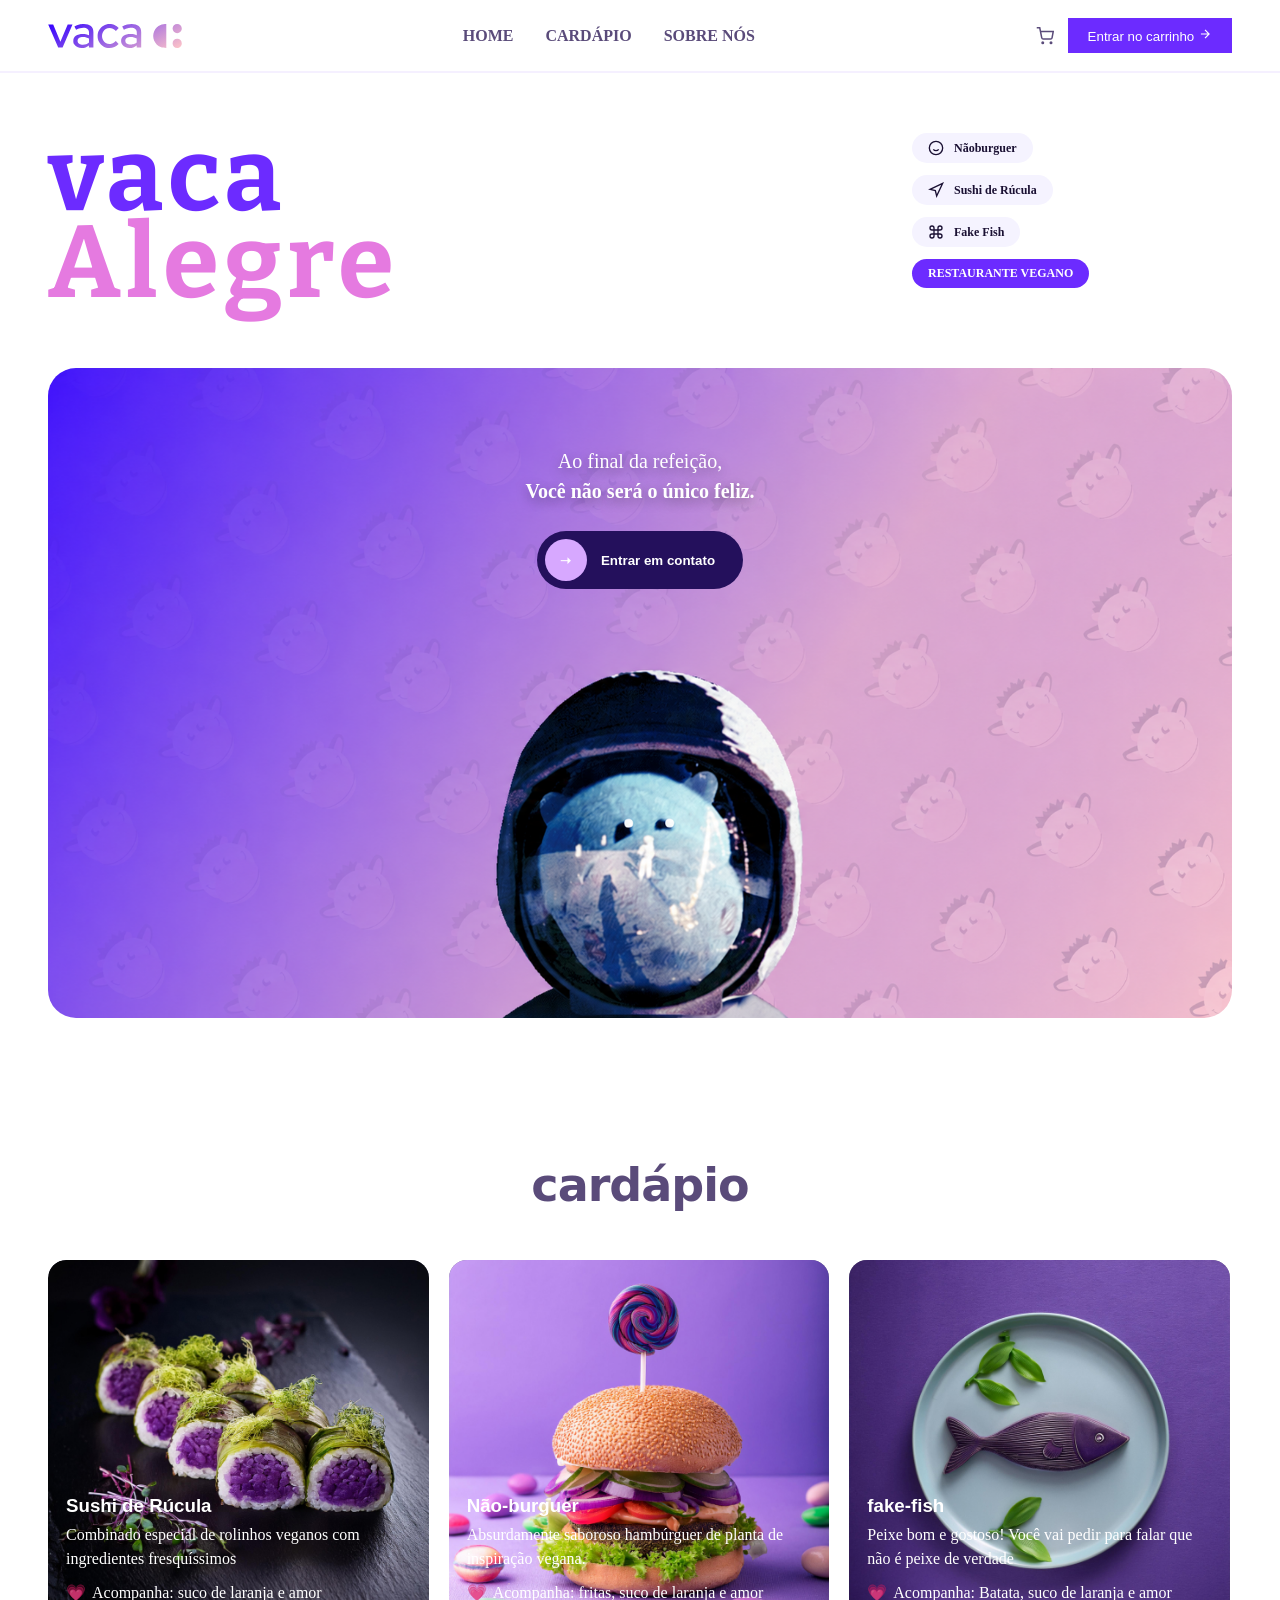
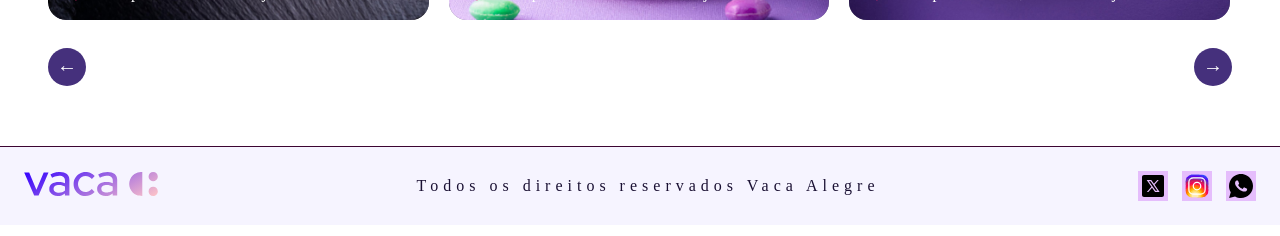
<file: site/index.html>
<!DOCTYPE html>
<html lang="en">

<head>
    <meta charset="UTF-8">
    <meta name="viewport" content="width=device-width, initial-scale=1.0">
    <title>Vaca Alegre - Restaurante Vegano</title>
    <link rel="stylesheet" href="style.css">
</head>

<body>
    <nav>
        <div class="nav-logo">
            <img src="imagens/vaca-alegre-marca.svg" alt="">
        </div>
        <ul class="nav-links">
            <li><a href="">Home</a></li>
            <li><a href="#cardapio">Cardápio</a></li>
            <li><a href="">Sobre Nós</a></li>
        </ul>
        <div class="nav-actions">
            <span class="nav-cart">
                <svg viewBox="0 0 24 24" fill="none" stroke="currentColor" stroke-width="2" width="18" height="18">
                    <circle cx="9" cy="21" r="1" />
                    <circle cx="20" cy="21" r="1" />
                    <path d="M1 1h4l2.68 13.39a2 2 0 0 0 2 1.61h9.72a2 2 0 0 0 2-1.61L23 6H6" />
                </svg>
            </span>
            <button class="btn-entrar">
                Entrar no carrinho
                <svg viewBox="0 0 24 24" fill="none" stroke="currentColor" stroke-width="2">
                    <path d="M5 12h14M12 5l7 7-7 7" />
                </svg>
            </button>
        </div>
    </nav>

    <div class="hero">
        <div class="hero-topo">
            <div class="hero-text">
                <h1 class="hero-title">
                    vaca <br>
                    <span class="alegre">Alegre</span>
                </h1>
            </div>
            <div class="hero-menu">
                <div class="hero-menu-item">
                    <svg viewBox="0 0 24 24" fill="none" stroke="currentColor" stroke-width="2">
                        <circle cx="12" cy="12" r="10" />
                        <path d="M8 14s1.5 2 4 2 4-2 4-2" />
                        <line x1="9" y1="9" x2="9.01" y2="9" />
                        <line x1="15" y1="9" x2="15.01" y2="9" />
                    </svg>
                    Nãoburguer
                </div>
                <div class="hero-menu-item">
                    <svg viewBox="0 0 24 24" fill="none" stroke="currentColor" stroke-width="2">
                        <path d="M3 11l19-9-9 19-2-8-8-2z" />
                    </svg>
                    Sushi de Rúcula
                </div>
                <div class="hero-menu-item">
                    <svg viewBox="0 0 24 24" fill="none" stroke="currentColor" stroke-width="2">
                        <path
                            d="M18 3a3 3 0 0 0-3 3v12a3 3 0 0 0 3 3 3 3 0 0 0 3-3 3 3 0 0 0-3-3H6a3 3 0 0 0-3 3 3 3 0 0 0 3 3 3 3 0 0 0 3-3V6a3 3 0 0 0-3-3 3 3 0 0 0-3 3 3 3 0 0 0 3 3h12a3 3 0 0 0 3-3 3 3 0 0 0-3-3z" />
                    </svg>
                    Fake Fish
                </div>
                <div class="hero-menu-item active">
                    Restaurante Vegano
                </div>
            </div>
        </div>
        <div class="hero-banner">
            <img src="imagens/espaco.png" alt="">
            <div class="hero-banner-content">
                <p>
                    Ao final da refeição, <br>
                    <strong> Você não será o único feliz.</strong>
                </p>
                <button class="btn-contato">
                    Entrar em contato
                </button>
            </div>
        </div>
    </div>
    <div class="cardapio" id="cardapio">
        <h2 class="cardapio-title">cardápio</h2>
        <div class="carousel-wrapper">
            <div class="carousel-track-outer">
                <div class="carousel-track" id="carouselTrack">
                    <!--Cards-->
                    <div class="card">
                        <div class="card-img-placeholder">
                            <img src="imagens/fotos/cardapio/sushi-de-rucula.jpg" alt=""
                                style="width:100%; height: 100%;object-fit: cover;">
                        </div>
                        <div class="card-info">
                            <h3>Sushi de Rúcula</h3>
                            <p>Combinado especial de rolinhos veganos com ingredientes fresquíssimos</p>
                            <span class="card-tag">Acompanha: suco de laranja e amor</span>
                        </div>
                    </div>

                    <div class="card futured">
                        <div class="card-img-placeholder">
                            <img src="imagens/fotos/cardapio/nao-burger.jpg" alt=""
                                style="width:100%; height: 100%;object-fit: cover;">
                        </div>
                        <div class="card-info">
                            <h3>Não-burguer</h3>
                            <p>Absurdamente saboroso hambúrguer de planta de inspiração vegana.</p>
                            <span class="card-tag">Acompanha: fritas, suco de laranja e amor</span>
                        </div>
                    </div>


                    <div class="card">
                        <div class="card-img-placeholder">
                            <img src="imagens/fotos/cardapio/fake-fish.jpg" alt=""
                                style="width:100%; height: 100%;object-fit: cover;">
                        </div>
                        <div class="card-info">
                            <h3>fake-fish</h3>
                            <p>Peixe bom e gostoso! Você vai pedir para falar que não é peixe de verdade</p>
                            <span class="card-tag">Acompanha: Batata, suco de laranja e amor</span>
                        </div>
                    </div>

                    <div class="card">
                        <div class="card-img-placeholder">
                            <img src="imagens/fotos/cardapio/escondidinho-veg.jpg" alt=""
                                style="width:100%; height: 100%;object-fit: cover;">
                        </div>
                        <div class="card-info">
                            <h3>escondidinho-veg</h3>
                            <p>Um escondidinho de berinjela que combina com molho de tomate seco </p>
                            <span class="card-tag">Acompanha:Manjericão, suco de laranja e amor</span>
                        </div>
                    </div>

                    <div class="card">
                        <div class="card-img-placeholder">
                            <img src="imagens/fotos/cardapio/quibeleza.jpg" alt=""
                                style="width:100%; height: 100%;object-fit: cover;">
                        </div>
                        <div class="card-info">
                            <h3>Quibeleza</h3>
                            <p>Quibe de beterraba crocrante com frscor de hortelã.</p>
                            <span class="card-tag">Acompanha: fritas, suco de frutas vermelhas e amor</span>
                        </div>
                    </div>
                </div>
            </div>

            <div class="carousel-controls">
                <button class="carousel-btn" id="prevBtn">&#8592;</button>
                <div class="carousel-dots" id="carouselDots"></div>
                <button class="carousel-btn" id="nextBtn">&#8594;</button>
            </div>
        </div>
    </div>


    <footer>
        <div class="footer-logo">
            <img src="imagens/vaca-alegre-marca.svg" alt="">
        </div>
        <span class="footer-copy">Todos os direitos reservados Vaca Alegre</span>
        <div class="footer-socials">
            <a href=""> <svg xmlns="http://www.w3.org/2000/svg" x="0px" y="0px" width="100" height="100"
                    viewBox="0 0 30 30">
                    <path
                        d="M 6 4 C 4.895 4 4 4.895 4 6 L 4 24 C 4 25.105 4.895 26 6 26 L 24 26 C 25.105 26 26 25.105 26 24 L 26 6 C 26 4.895 25.105 4 24 4 L 6 4 z M 8.6484375 9 L 13.259766 9 L 15.951172 12.847656 L 19.28125 9 L 20.732422 9 L 16.603516 13.78125 L 21.654297 21 L 17.042969 21 L 14.056641 16.730469 L 10.369141 21 L 8.8945312 21 L 13.400391 15.794922 L 8.6484375 9 z M 10.878906 10.183594 L 17.632812 19.810547 L 19.421875 19.810547 L 12.666016 10.183594 L 10.878906 10.183594 z">
                    </path>
                </svg></a>
            <a href=""><svg xmlns="http://www.w3.org/2000/svg" x="0px" y="0px" width="100" height="100"
                    viewBox="0 0 48 48">
                    <path fill="#304ffe"
                        d="M41.67,13.48c-0.4,0.26-0.97,0.5-1.21,0.77c-0.09,0.09-0.14,0.19-0.12,0.29v1.03l-0.3,1.01l-0.3,1l-0.33,1.1 l-0.68,2.25l-0.66,2.22l-0.5,1.67c0,0.26-0.01,0.52-0.03,0.77c-0.07,0.96-0.27,1.88-0.59,2.74c-0.19,0.53-0.42,1.04-0.7,1.52 c-0.1,0.19-0.22,0.38-0.34,0.56c-0.4,0.63-0.88,1.21-1.41,1.72c-0.41,0.41-0.86,0.79-1.35,1.11c0,0,0,0-0.01,0 c-0.08,0.07-0.17,0.13-0.27,0.18c-0.31,0.21-0.64,0.39-0.98,0.55c-0.23,0.12-0.46,0.22-0.7,0.31c-0.05,0.03-0.11,0.05-0.16,0.07 c-0.57,0.27-1.23,0.45-1.89,0.54c-0.04,0.01-0.07,0.01-0.11,0.02c-0.4,0.07-0.79,0.13-1.19,0.16c-0.18,0.02-0.37,0.03-0.55,0.03 l-0.71-0.04l-3.42-0.18c0-0.01-0.01,0-0.01,0l-1.72-0.09c-0.13,0-0.27,0-0.4-0.01c-0.54-0.02-1.06-0.08-1.58-0.19 c-0.01,0-0.01,0-0.01,0c-0.95-0.18-1.86-0.5-2.71-0.93c-0.47-0.24-0.93-0.51-1.36-0.82c-0.18-0.13-0.35-0.27-0.52-0.42 c-0.48-0.4-0.91-0.83-1.31-1.27c-0.06-0.06-0.11-0.12-0.16-0.18c-0.06-0.06-0.12-0.13-0.17-0.19c-0.38-0.48-0.7-0.97-0.96-1.49 c-0.24-0.46-0.43-0.95-0.58-1.49c-0.06-0.19-0.11-0.37-0.15-0.57c-0.01-0.01-0.02-0.03-0.02-0.05c-0.1-0.41-0.19-0.84-0.24-1.27 c-0.06-0.33-0.09-0.66-0.09-1c-0.02-0.13-0.02-0.27-0.02-0.4l1.91-2.95l1.87-2.88l0.85-1.31l0.77-1.18l0.26-0.41v-1.03 c0.02-0.23,0.03-0.47,0.02-0.69c-0.01-0.7-0.15-1.38-0.38-2.03c-0.22-0.69-0.53-1.34-0.85-1.94c-0.38-0.69-0.78-1.31-1.11-1.87 C14,7.4,13.66,6.73,13.75,6.26C14.47,6.09,15.23,6,16,6h16c4.18,0,7.78,2.6,9.27,6.26C41.43,12.65,41.57,13.06,41.67,13.48z">
                    </path>
                    <path fill="#4928f4"
                        d="M42,16v0.27l-1.38,0.8l-0.88,0.51l-0.97,0.56l-1.94,1.13l-1.9,1.1l-1.94,1.12l-0.77,0.45 c0,0.48-0.12,0.92-0.34,1.32c-0.31,0.58-0.83,1.06-1.49,1.47c-0.67,0.41-1.49,0.74-2.41,0.98c0,0,0-0.01-0.01,0 c-3.56,0.92-8.42,0.5-10.78-1.26c-0.66-0.49-1.12-1.09-1.32-1.78c-0.06-0.23-0.09-0.48-0.09-0.73v-7.19 c0.01-0.15-0.09-0.3-0.27-0.45c-0.54-0.43-1.81-0.84-3.23-1.25c-1.11-0.31-2.3-0.62-3.3-0.92c-0.79-0.24-1.46-0.48-1.86-0.71 c0.18-0.35,0.39-0.7,0.61-1.03c1.4-2.05,3.54-3.56,6.02-4.13C14.47,6.09,15.23,6,16,6h10.8c5.37,0.94,10.32,3.13,14.47,6.26 c0.16,0.39,0.3,0.8,0.4,1.22c0.18,0.66,0.29,1.34,0.32,2.05C42,15.68,42,15.84,42,16z">
                    </path>
                    <path fill="#6200ea"
                        d="M42,16v4.41l-0.22,0.68l-0.75,2.33l-0.78,2.4l-0.41,1.28l-0.38,1.19l-0.37,1.13l-0.36,1.12l-0.19,0.59 l-0.25,0.78c0,0.76-0.02,1.43-0.07,2c-0.01,0.06-0.02,0.12-0.02,0.18c-0.06,0.53-0.14,0.98-0.27,1.36 c-0.01,0.06-0.03,0.12-0.05,0.17c-0.26,0.72-0.65,1.18-1.23,1.48c-0.14,0.08-0.3,0.14-0.47,0.2c-0.53,0.18-1.2,0.27-2.02,0.32 c-0.6,0.04-1.29,0.05-2.07,0.05H31.4l-1.19-0.05L30,37.61l-2.17-0.09l-2.2-0.09l-7.25-0.3l-1.88-0.08h-0.26 c-0.78-0.01-1.45-0.06-2.03-0.14c-0.84-0.13-1.49-0.35-1.98-0.68c-0.7-0.45-1.11-1.11-1.35-2.03c-0.06-0.22-0.11-0.45-0.14-0.7 c-0.1-0.58-0.15-1.25-0.18-2c0-0.15,0-0.3-0.01-0.46c-0.01-0.01,0-0.01,0-0.01v-0.58c-0.01-0.29-0.01-0.59-0.01-0.9l0.05-1.61 l0.03-1.15l0.04-1.34v-0.19l0.07-2.46l0.07-2.46l0.07-2.31l0.06-2.27l0.02-0.6c0-0.31-1.05-0.49-2.22-0.64 c-0.93-0.12-1.95-0.23-2.56-0.37c0.05-0.23,0.1-0.46,0.16-0.68c0.18-0.72,0.45-1.4,0.79-2.05c0.18-0.35,0.39-0.7,0.61-1.03 c2.16-0.95,4.41-1.69,6.76-2.17c2.06-0.43,4.21-0.66,6.43-0.66c7.36,0,14.16,2.49,19.54,6.69c0.52,0.4,1.03,0.83,1.53,1.28 C42,15.68,42,15.84,42,16z">
                    </path>
                    <path fill="#673ab7"
                        d="M42,18.37v4.54l-0.55,1.06l-1.05,2.05l-0.56,1.08l-0.51,0.99l-0.22,0.43c0,0.31,0,0.61-0.02,0.9 c0,0.43-0.02,0.84-0.05,1.22c-0.04,0.45-0.1,0.86-0.16,1.24c-0.15,0.79-0.36,1.47-0.66,2.03c-0.04,0.07-0.08,0.14-0.12,0.2 c-0.11,0.18-0.24,0.35-0.38,0.51c-0.18,0.22-0.38,0.41-0.61,0.57c-0.34,0.26-0.74,0.47-1.2,0.63c-0.57,0.21-1.23,0.35-2.01,0.43 c-0.51,0.05-1.07,0.08-1.68,0.08l-0.42,0.02l-2.08,0.12h-0.01L27.5,36.6l-2.25,0.13l-3.1,0.18l-3.77,0.22l-0.55,0.03 c-0.51,0-0.99-0.03-1.45-0.09c-0.05-0.01-0.09-0.02-0.14-0.02c-0.68-0.11-1.3-0.29-1.86-0.54c-0.68-0.3-1.27-0.7-1.77-1.18 c-0.44-0.43-0.82-0.92-1.13-1.47c-0.07-0.13-0.14-0.25-0.2-0.39c-0.3-0.59-0.54-1.25-0.72-1.97c-0.03-0.12-0.06-0.25-0.08-0.38 c-0.06-0.23-0.11-0.47-0.14-0.72c-0.11-0.64-0.17-1.32-0.2-2.03v-0.01c-0.01-0.29-0.02-0.57-0.02-0.87l-0.49-1.17l-0.07-0.18 L9.5,25.99L8.75,24.2l-0.12-0.29l-0.72-1.73l-0.8-1.93c0,0,0,0-0.01,0L6.29,18.3L6,17.59V16c0-0.63,0.06-1.25,0.17-1.85 c0.05-0.23,0.1-0.46,0.16-0.68c0.85-0.49,1.74-0.94,2.65-1.34c2.08-0.93,4.31-1.62,6.62-2.04c1.72-0.31,3.51-0.48,5.32-0.48 c7.31,0,13.94,2.65,19.12,6.97c0.2,0.16,0.39,0.32,0.58,0.49C41.09,17.48,41.55,17.91,42,18.37z">
                    </path>
                    <path fill="#8e24aa"
                        d="M42,21.35v5.14l-0.57,1.19l-1.08,2.25l-0.01,0.03c0,0.43-0.02,0.82-0.05,1.17c-0.1,1.15-0.38,1.88-0.84,2.33 c-0.33,0.34-0.74,0.53-1.25,0.63c-0.03,0.01-0.07,0.01-0.1,0.02c-0.16,0.03-0.33,0.05-0.51,0.05c-0.62,0.06-1.35,0.02-2.19-0.04 c-0.09,0-0.19-0.01-0.29-0.02c-0.61-0.04-1.26-0.08-1.98-0.11c-0.39-0.01-0.8-0.02-1.22-0.02h-0.02l-1.01,0.08h-0.01l-2.27,0.16 l-2.59,0.2l-0.38,0.03l-3.03,0.22l-1.57,0.12l-1.55,0.11c-0.27,0-0.53,0-0.79-0.01c0,0-0.01-0.01-0.01,0 c-1.13-0.02-2.14-0.09-3.04-0.26c-0.83-0.14-1.56-0.36-2.18-0.69c-0.64-0.31-1.17-0.75-1.6-1.31c-0.41-0.55-0.71-1.24-0.9-2.07 c0-0.01,0-0.01,0-0.01c-0.14-0.67-0.22-1.45-0.22-2.33l-0.15-0.27L9.7,26.35l-0.13-0.22L9.5,25.99l-0.93-1.65l-0.46-0.83 l-0.58-1.03l-1-1.79L6,19.75v-3.68c0.88-0.58,1.79-1.09,2.73-1.55c1.14-0.58,2.32-1.07,3.55-1.47c1.34-0.44,2.74-0.79,4.17-1.02 c1.45-0.24,2.94-0.36,4.47-0.36c6.8,0,13.04,2.43,17.85,6.47c0.22,0.17,0.43,0.36,0.64,0.54c0.84,0.75,1.64,1.56,2.37,2.41 C41.86,21.18,41.94,21.26,42,21.35z">
                    </path>
                    <path fill="#c2185b"
                        d="M42,24.71v7.23c-0.24-0.14-0.57-0.31-0.98-0.49c-0.22-0.11-0.47-0.22-0.73-0.32 c-0.38-0.17-0.79-0.33-1.25-0.49c-0.1-0.04-0.2-0.07-0.31-0.1c-0.18-0.07-0.37-0.13-0.56-0.19c-0.59-0.18-1.24-0.35-1.92-0.5 c-0.26-0.05-0.53-0.1-0.8-0.14c-0.87-0.15-1.8-0.24-2.77-0.25c-0.08-0.01-0.17-0.01-0.25-0.01l-2.57,0.02l-3.5,0.02h-0.01 l-7.49,0.06c-2.38,0-3.84,0.57-4.72,0.8c0,0-0.01,0-0.01,0.01c-0.93,0.24-1.22,0.09-1.3-1.54c-0.02-0.45-0.03-1.03-0.03-1.74 l-0.56-0.43l-0.98-0.74l-0.6-0.46l-0.12-0.09L8.88,24.1l-0.25-0.19l-0.52-0.4l-0.96-0.72L6,21.91v-3.4 c0.1-0.08,0.19-0.15,0.29-0.21c1.45-1,3-1.85,4.64-2.54c1.46-0.62,3-1.11,4.58-1.46c0.43-0.09,0.87-0.18,1.32-0.24 c1.33-0.23,2.7-0.34,4.09-0.34c6.01,0,11.53,2.09,15.91,5.55c0.66,0.52,1.3,1.07,1.9,1.66c0.82,0.78,1.59,1.61,2.3,2.49 c0.14,0.18,0.28,0.36,0.42,0.55C41.64,24.21,41.82,24.46,42,24.71z">
                    </path>
                    <path fill="#d81b60"
                        d="M42,28.72V32c0,0.65-0.06,1.29-0.18,1.91c-0.18,0.92-0.49,1.8-0.91,2.62c-0.22,0.05-0.47,0.05-0.75,0.01 c-0.63-0.11-1.37-0.44-2.17-0.87c-0.04-0.01-0.08-0.03-0.11-0.05c-0.25-0.13-0.51-0.27-0.77-0.43c-0.53-0.29-1.09-0.61-1.65-0.91 c-0.12-0.06-0.24-0.12-0.35-0.18c-0.64-0.33-1.3-0.63-1.96-0.86c0,0,0,0-0.01,0c-0.14-0.05-0.29-0.1-0.44-0.14 c-0.57-0.16-1.15-0.26-1.71-0.26l-1.1-0.32l-4.87-1.41c0,0,0,0-0.01,0l-2.99-0.87h-0.01l-1.3-0.38c-3.76,0-6.07,1.6-7.19,0.99 c-0.44-0.23-0.7-0.81-0.79-1.95c-0.03-0.32-0.04-0.68-0.04-1.1l-1.17-0.57l-0.05-0.02h-0.01l-0.84-0.42L9.7,26.35l-0.07-0.03 l-0.17-0.09L7.5,25.28L6,24.55v-3.43c0.17-0.15,0.35-0.29,0.53-0.43c0.19-0.15,0.38-0.29,0.57-0.44c0.01,0,0.01,0,0.01,0 c1.18-0.85,2.43-1.6,3.76-2.22c1.55-0.74,3.2-1.31,4.91-1.68c0.25-0.06,0.51-0.12,0.77-0.16c1.42-0.27,2.88-0.41,4.37-0.41 c5.27,0,10.11,1.71,14.01,4.59c1.13,0.84,2.18,1.77,3.14,2.78c0.79,0.83,1.52,1.73,2.18,2.67c0.05,0.07,0.1,0.14,0.15,0.2 c0.37,0.54,0.71,1.09,1.03,1.66C41.64,28.02,41.82,28.37,42,28.72z">
                    </path>
                    <path fill="#f50057"
                        d="M41.82,33.91c-0.18,0.92-0.49,1.8-0.91,2.62c-0.19,0.37-0.4,0.72-0.63,1.06c-0.14,0.21-0.29,0.41-0.44,0.6 c-0.36-0.14-0.89-0.34-1.54-0.56c0,0,0,0,0-0.01c-0.49-0.17-1.05-0.35-1.65-0.52c-0.17-0.05-0.34-0.1-0.52-0.15 c-0.71-0.19-1.45-0.36-2.17-0.46c-0.6-0.1-1.19-0.16-1.74-0.16l-0.46-0.13h-0.01l-2.42-0.7l-1.49-0.43l-1.66-0.48h-0.01l-0.54-0.15 l-6.53-1.88l-1.88-0.54l-1.4-0.33l-2.28-0.54l-0.28-0.07c0,0,0,0-0.01,0l-2.29-0.53c0-0.01,0-0.01,0-0.01l-0.41-0.09l-0.21-0.05 l-1.67-0.39l-0.19-0.05l-1.42-1.17L6,27.9v-4.08c0.37-0.36,0.75-0.7,1.15-1.03c0.12-0.11,0.25-0.21,0.38-0.31 c0.12-0.1,0.25-0.2,0.38-0.3c0.91-0.69,1.87-1.31,2.89-1.84c1.3-0.7,2.68-1.26,4.13-1.66c0.28-0.09,0.56-0.17,0.85-0.23 c1.64-0.41,3.36-0.62,5.14-0.62c4.47,0,8.63,1.35,12.07,3.66c1.71,1.15,3.25,2.53,4.55,4.1c0.66,0.79,1.26,1.62,1.79,2.5 c0.05,0.07,0.09,0.13,0.13,0.2c0.32,0.53,0.62,1.08,0.89,1.64c0.25,0.5,0.47,1,0.67,1.52C41.34,32.25,41.6,33.07,41.82,33.91z">
                    </path>
                    <path fill="#ff1744"
                        d="M40.28,37.59c-0.14,0.21-0.29,0.41-0.44,0.6c-0.44,0.55-0.92,1.05-1.46,1.49c-0.47,0.39-0.97,0.74-1.5,1.04 c-0.2-0.05-0.4-0.11-0.61-0.19c-0.66-0.23-1.35-0.61-1.99-1.01c-0.96-0.61-1.79-1.27-2.16-1.57c-0.14-0.12-0.21-0.18-0.21-0.18 l-1.7-0.15L30,37.6l-2.2-0.19l-2.28-0.2l-3.37-0.3l-5.34-0.47l-0.02-0.01l-1.88-0.91l-1.9-0.92l-1.53-0.74l-0.33-0.16l-0.41-0.2 l-1.42-0.69L7.43,31.9l-0.59-0.29L6,31.35v-4.47c0.47-0.56,0.97-1.09,1.5-1.6c0.34-0.32,0.7-0.64,1.07-0.94 c0.06-0.05,0.12-0.1,0.18-0.14c0.04-0.05,0.09-0.08,0.13-0.1c0.59-0.48,1.21-0.91,1.85-1.3c0.74-0.47,1.52-0.89,2.33-1.24 c0.87-0.39,1.78-0.72,2.72-0.97c1.63-0.46,3.36-0.7,5.14-0.7c4.08,0,7.85,1.24,10.96,3.37c1.99,1.36,3.71,3.08,5.07,5.07 c0.45,0.64,0.85,1.32,1.22,2.02c0.13,0.26,0.26,0.52,0.37,0.78c0.12,0.25,0.23,0.5,0.34,0.75c0.21,0.52,0.4,1.04,0.57,1.58 c0.32,1,0.56,2.02,0.71,3.08C40.21,36.89,40.25,37.24,40.28,37.59z">
                    </path>
                    <path fill="#ff5722"
                        d="M38.39,39.42c0,0.08,0,0.17-0.01,0.26c-0.47,0.39-0.97,0.74-1.5,1.04c-0.22,0.12-0.44,0.24-0.67,0.34 c-0.23,0.11-0.46,0.21-0.7,0.3c-0.34-0.18-0.8-0.4-1.29-0.61c-0.69-0.31-1.44-0.59-2.02-0.68c-0.14-0.03-0.27-0.04-0.39-0.04 l-1.64-0.21h-0.02l-2.04-0.27l-2.06-0.27l-0.96-0.12l-7.56-0.98c-0.49,0-1.01-0.03-1.55-0.1c-0.66-0.06-1.35-0.16-2.04-0.3 c-0.68-0.12-1.37-0.28-2.03-0.45c-0.69-0.16-1.37-0.35-2-0.53c-0.73-0.22-1.41-0.43-1.98-0.62c-0.47-0.15-0.87-0.29-1.18-0.4 c-0.18-0.43-0.33-0.88-0.44-1.34C6.1,33.66,6,32.84,6,32v-1.67c0.32-0.53,0.67-1.05,1.06-1.54c0.71-0.94,1.52-1.8,2.4-2.56 c0.03-0.04,0.07-0.07,0.1-0.09l0.01-0.01c0.31-0.28,0.63-0.53,0.97-0.77c0.04-0.04,0.08-0.07,0.12-0.1 c0.16-0.12,0.33-0.24,0.51-0.35c1.43-0.97,3.01-1.73,4.7-2.24c1.6-0.48,3.29-0.73,5.05-0.73c3.49,0,6.75,1.03,9.47,2.79 c2.01,1.29,3.74,2.99,5.06,4.98c0.16,0.23,0.31,0.46,0.46,0.7c0.69,1.17,1.26,2.43,1.68,3.75c0.05,0.15,0.09,0.3,0.13,0.46 c0.08,0.27,0.15,0.55,0.21,0.83c0.02,0.07,0.04,0.14,0.06,0.22c0.14,0.63,0.24,1.29,0.31,1.95c0,0.01,0,0.01,0,0.01 C38.36,38.22,38.39,38.82,38.39,39.42z">
                    </path>
                    <path fill="#ff6f00"
                        d="M36.33,39.42c0,0.35-0.02,0.73-0.06,1.11c-0.02,0.18-0.04,0.36-0.06,0.53c-0.23,0.11-0.46,0.21-0.7,0.3 c-0.45,0.17-0.91,0.31-1.38,0.41c-0.32,0.07-0.65,0.13-0.98,0.16h-0.01c-0.31-0.19-0.67-0.42-1.04-0.68 c-0.67-0.47-1.37-1-1.93-1.43c-0.01-0.01-0.01-0.01-0.02-0.02c-0.59-0.45-1.01-0.79-1.01-0.79l-1.06,0.04l-2.04,0.07l-0.95,0.04 l-3.82,0.14l-3.23,0.12c-0.21,0.01-0.46,0.01-0.77,0h-0.01c-0.42-0.01-0.92-0.04-1.47-0.09c-0.64-0.05-1.34-0.11-2.05-0.18 c-0.69-0.08-1.39-0.16-2.06-0.24c-0.74-0.08-1.44-0.17-2.04-0.25c-0.47-0.06-0.88-0.11-1.21-0.15c-0.28-0.32-0.53-0.65-0.77-1.01 c-0.36-0.54-0.67-1.11-0.91-1.72c-0.18-0.43-0.33-0.88-0.44-1.34c0.29-0.89,0.67-1.73,1.12-2.54c0.36-0.66,0.78-1.29,1.24-1.89 c0.45-0.59,0.94-1.14,1.47-1.64v-0.01c0.15-0.15,0.3-0.29,0.45-0.42c0.28-0.26,0.57-0.5,0.87-0.73h0.01 c0.01-0.02,0.02-0.02,0.03-0.03c0.24-0.19,0.49-0.36,0.74-0.53c1.48-1.01,3.15-1.76,4.95-2.2c1.19-0.29,2.44-0.45,3.73-0.45 c2.54,0,4.94,0.61,7.05,1.71h0.01c1.81,0.93,3.41,2.21,4.7,3.75c0.71,0.82,1.32,1.72,1.82,2.67c0.35,0.64,0.65,1.31,0.9,1.99 c0.02,0.06,0.04,0.11,0.06,0.16c0.17,0.5,0.32,1.02,0.45,1.54c0.09,0.37,0.16,0.75,0.22,1.13c0.02,0.12,0.04,0.23,0.05,0.35 C36.28,37.99,36.33,38.7,36.33,39.42z">
                    </path>
                    <path fill="#ff9800"
                        d="M34.28,39.42v0.1c0,0.34-0.03,0.77-0.06,1.23c-0.03,0.34-0.06,0.69-0.09,1.02c-0.32,0.07-0.65,0.13-0.98,0.16 h-0.01C32.76,41.98,32.39,42,32,42h-1.75l-0.38-0.11l-1.97-0.6l-2-0.6l-4.63-1.39l-2-0.6c0,0-0.83,0.33-2,0.72h-0.01 c-0.45,0.15-0.94,0.31-1.46,0.47c-0.65,0.19-1.34,0.38-2.02,0.53c-0.7,0.16-1.39,0.28-2.01,0.33c-0.19,0.02-0.38,0.03-0.55,0.03 c-0.56-0.31-1.1-0.68-1.59-1.09c-0.43-0.36-0.83-0.75-1.2-1.18c-0.28-0.32-0.53-0.65-0.77-1.01c0.07-0.45,0.15-0.89,0.27-1.32 c0.3-1.19,0.77-2.33,1.39-3.37c0.34-0.59,0.72-1.16,1.16-1.69c0.01-0.03,0.04-0.06,0.07-0.08c-0.01-0.01,0-0.01,0-0.01 c0.13-0.17,0.27-0.33,0.41-0.48c0-0.01,0-0.01,0-0.01c0.41-0.44,0.83-0.86,1.29-1.25c0.16-0.13,0.31-0.26,0.48-0.39 c0.03-0.03,0.06-0.05,0.1-0.08c2.25-1.72,5.06-2.76,8.09-2.76c3.44,0,6.57,1.29,8.94,3.41c1.14,1.03,2.11,2.26,2.84,3.63 c0.06,0.1,0.12,0.21,0.17,0.32c0.09,0.18,0.18,0.37,0.26,0.57c0.33,0.72,0.59,1.48,0.77,2.26c0.02,0.08,0.04,0.16,0.06,0.24 c0.08,0.37,0.15,0.75,0.2,1.13C34.24,38.21,34.28,38.81,34.28,39.42z">
                    </path>
                    <path fill="#ffc107"
                        d="M32.22,39.42c0,0.2-0.01,0.42-0.02,0.65c-0.02,0.37-0.05,0.77-0.1,1.18c-0.02,0.25-0.06,0.5-0.1,0.75h-5.48 l-1.06-0.17l-4.14-0.66l-0.59-0.09l-1.35-0.22c-0.59,0-1.87,0.26-3.22,0.51c-0.71,0.13-1.43,0.27-2.08,0.36 c-0.08,0.01-0.16,0.02-0.23,0.03h-0.01c-0.7-0.15-1.38-0.38-2.02-0.68c-0.2-0.09-0.4-0.19-0.6-0.3c-0.56-0.31-1.1-0.68-1.59-1.09 c-0.01-0.12-0.02-0.22-0.02-0.27c0-0.26,0.01-0.51,0.03-0.76c0.04-0.64,0.13-1.26,0.27-1.86c0.22-0.91,0.54-1.79,0.97-2.6 c0.08-0.17,0.17-0.34,0.27-0.5c0.04-0.08,0.09-0.15,0.13-0.23c0.18-0.29,0.38-0.57,0.58-0.85c0.42-0.55,0.89-1.07,1.39-1.54 c0.01,0,0.01,0,0.01,0c0.04-0.04,0.08-0.08,0.12-0.11c0.05-0.04,0.09-0.09,0.14-0.12c0.2-0.18,0.4-0.34,0.61-0.49 c0-0.01,0.01-0.01,0.01-0.01c1.89-1.41,4.23-2.24,6.78-2.24c1.98,0,3.82,0.5,5.43,1.38h0.01c1.38,0.76,2.58,1.79,3.53,3.03 c0.37,0.48,0.7,0.99,0.98,1.53h0.01c0.05,0.1,0.1,0.2,0.15,0.3c0.3,0.59,0.54,1.21,0.72,1.85h0.01c0.01,0.05,0.03,0.1,0.04,0.15 c0.12,0.43,0.22,0.87,0.29,1.32c0.01,0.09,0.02,0.19,0.03,0.28C32.19,38.43,32.22,38.92,32.22,39.42z">
                    </path>
                    <path fill="#ffd54f"
                        d="M30.17,39.31c0,0.16,0,0.33-0.02,0.49v0.01c0,0.01,0,0.01,0,0.01c-0.02,0.72-0.12,1.43-0.28,2.07 c0,0.04-0.01,0.07-0.03,0.11h-4.67l-3.85-0.83l-0.51-0.11l-0.08,0.02l-4.27,0.88L16.27,42H16c-0.64,0-1.27-0.06-1.88-0.18 c-0.09-0.02-0.18-0.04-0.27-0.06h-0.01c-0.7-0.15-1.38-0.38-2.02-0.68c-0.02-0.11-0.04-0.22-0.05-0.33 c-0.07-0.43-0.1-0.88-0.1-1.33c0-0.17,0-0.34,0.01-0.51c0.03-0.54,0.11-1.07,0.23-1.58c0.08-0.38,0.19-0.75,0.32-1.1 c0.11-0.31,0.24-0.61,0.38-0.9c0.12-0.25,0.26-0.49,0.4-0.73c0.14-0.23,0.29-0.45,0.45-0.67c0.4-0.55,0.87-1.06,1.39-1.51 c0.3-0.26,0.63-0.51,0.97-0.73c1.46-0.96,3.21-1.52,5.1-1.52c0.37,0,0.73,0.02,1.08,0.07h0.02c1.07,0.12,2.07,0.42,2.99,0.87 c0.01,0,0.01,0,0.01,0c1.45,0.71,2.68,1.78,3.58,3.1c0.15,0.22,0.3,0.46,0.43,0.7c0.11,0.19,0.21,0.39,0.3,0.59 c0.14,0.31,0.27,0.64,0.38,0.97h0.01c0.11,0.37,0.21,0.74,0.28,1.13v0.01C30.11,38.16,30.17,38.73,30.17,39.31z">
                    </path>
                    <path fill="#ffe082"
                        d="M28.11,39.52v0.03c0,0.59-0.07,1.17-0.21,1.74c-0.05,0.24-0.12,0.48-0.21,0.71h-4.48l-2.29-0.63L18.63,42H16 c-0.64,0-1.27-0.06-1.88-0.18c-0.02-0.03-0.03-0.06-0.04-0.09c-0.14-0.43-0.25-0.86-0.3-1.31c-0.04-0.29-0.06-0.59-0.06-0.9 c0-0.12,0-0.25,0.02-0.37c0.01-0.47,0.08-0.93,0.2-1.37c0.06-0.3,0.15-0.59,0.27-0.87c0.04-0.14,0.1-0.27,0.17-0.4 c0.15-0.34,0.33-0.67,0.53-0.99c0.22-0.32,0.46-0.62,0.73-0.9c0.32-0.36,0.68-0.69,1.09-0.96c0.7-0.51,1.5-0.89,2.37-1.1 c0.58-0.16,1.19-0.24,1.82-0.24c2,0,3.79,0.8,5.09,2.09c0.05,0.05,0.11,0.11,0.16,0.18h0.01c0.14,0.15,0.27,0.3,0.4,0.47 c0.37,0.47,0.68,0.98,0.92,1.54c0.12,0.26,0.22,0.53,0.3,0.81c0.01,0.04,0.02,0.07,0.03,0.11c0.14,0.49,0.23,1,0.25,1.53 C28.1,39.2,28.11,39.36,28.11,39.52z">
                    </path>
                    <path fill="#ffecb3"
                        d="M26.06,39.52c0,0.41-0.05,0.8-0.16,1.17c-0.1,0.4-0.25,0.78-0.44,1.14c-0.03,0.06-0.1,0.17-0.1,0.17h-8.88 c-0.01-0.01-0.02-0.03-0.02-0.04c-0.12-0.19-0.22-0.38-0.3-0.59c-0.2-0.46-0.32-0.96-0.36-1.48c-0.02-0.12-0.02-0.25-0.02-0.37 c0-0.06,0-0.13,0.01-0.19c0.01-0.44,0.07-0.86,0.19-1.25c0.1-0.36,0.23-0.69,0.4-1.01c0,0,0.01-0.01,0.01-0.02 c0.12-0.21,0.25-0.42,0.4-0.62c0.49-0.66,1.14-1.2,1.89-1.55c0.01,0,0.01,0,0.01,0c0.24-0.12,0.49-0.22,0.75-0.29c0,0,0,0,0.01,0 c0.46-0.14,0.96-0.21,1.47-0.21c0.59,0,1.16,0.09,1.68,0.28c0.19,0.05,0.37,0.13,0.55,0.22c0,0,0,0,0.01,0 c0.86,0.41,1.59,1.05,2.09,1.85c0.1,0.15,0.19,0.31,0.27,0.48c0.04,0.07,0.08,0.15,0.11,0.22c0.23,0.52,0.37,1.09,0.41,1.69 c0.01,0.05,0.01,0.1,0.01,0.16C26.06,39.36,26.06,39.44,26.06,39.52z">
                    </path>
                    <g>
                        <path fill="none" stroke="#fff" stroke-linecap="round" stroke-linejoin="round"
                            stroke-miterlimit="10" stroke-width="2"
                            d="M30,11H18c-3.9,0-7,3.1-7,7v12c0,3.9,3.1,7,7,7h12c3.9,0,7-3.1,7-7V18C37,14.1,33.9,11,30,11z">
                        </path>
                        <circle cx="31" cy="16" r="1" fill="#fff"></circle>
                    </g>
                    <g>
                        <circle cx="24" cy="24" r="6" fill="none" stroke="#fff" stroke-linecap="round"
                            stroke-linejoin="round" stroke-miterlimit="10" stroke-width="2"></circle>
                    </g>
                </svg></a>
            <a href=""><svg xmlns="http://www.w3.org/2000/svg" x="0px" y="0px" width="100" height="100"
                    viewBox="0 0 30 30">
                    <path
                        d="M 15 3 C 8.373 3 3 8.373 3 15 C 3 17.251208 3.6323415 19.350068 4.7109375 21.150391 L 3.1074219 27 L 9.0820312 25.431641 C 10.829354 26.425062 12.84649 27 15 27 C 21.627 27 27 21.627 27 15 C 27 8.373 21.627 3 15 3 z M 10.892578 9.4023438 C 11.087578 9.4023438 11.287937 9.4011562 11.460938 9.4101562 C 11.674938 9.4151563 11.907859 9.4308281 12.130859 9.9238281 C 12.395859 10.509828 12.972875 11.979906 13.046875 12.128906 C 13.120875 12.277906 13.173313 12.453437 13.070312 12.648438 C 12.972312 12.848437 12.921344 12.969484 12.777344 13.146484 C 12.628344 13.318484 12.465078 13.532109 12.330078 13.662109 C 12.181078 13.811109 12.027219 13.974484 12.199219 14.271484 C 12.371219 14.568484 12.968563 15.542125 13.851562 16.328125 C 14.986562 17.342125 15.944188 17.653734 16.242188 17.802734 C 16.540187 17.951734 16.712766 17.928516 16.884766 17.728516 C 17.061766 17.533516 17.628125 16.864406 17.828125 16.566406 C 18.023125 16.268406 18.222188 16.319969 18.492188 16.417969 C 18.766188 16.515969 20.227391 17.235766 20.525391 17.384766 C 20.823391 17.533766 21.01875 17.607516 21.09375 17.728516 C 21.17075 17.853516 21.170828 18.448578 20.923828 19.142578 C 20.676828 19.835578 19.463922 20.505734 18.919922 20.552734 C 18.370922 20.603734 17.858562 20.7995 15.351562 19.8125 C 12.327563 18.6215 10.420484 15.524219 10.271484 15.324219 C 10.122484 15.129219 9.0605469 13.713906 9.0605469 12.253906 C 9.0605469 10.788906 9.8286563 10.071437 10.097656 9.7734375 C 10.371656 9.4754375 10.692578 9.4023438 10.892578 9.4023438 z">
                    </path>
                </svg></a>
        </div>
    </footer>

    <script>
        const track   = document.getElementById('carouseltrack');
        const prevBtn = document.getElementById('prevBtn')
        const nextBtn = document.getElementById('nextBtn')
        const dotwrap = document.getElementById('carouselDots')
        const cards   = track.querySelectorAll('.card')
        const visible = () => window.innerWidth < 768 ? 1 : 3 

        let corrent = 0 
        const total = () => cards.length - visible() + 1

    </script>



</body>

</html>
</file>
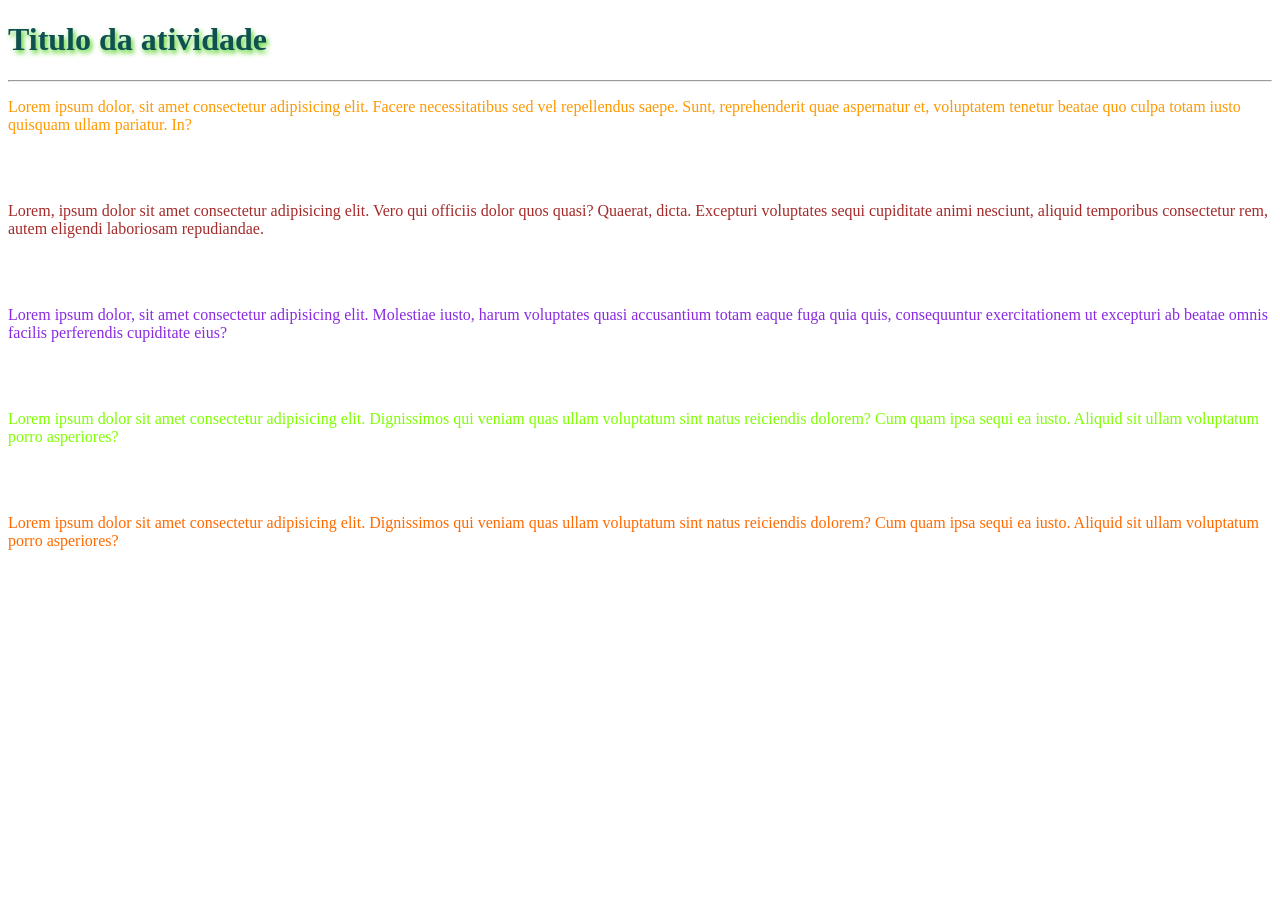
<file: atividade1.html>
<!DOCTYPE html>
<html lang="en">
<head>
    <meta charset="UTF-8">
    <meta name="viewport" content="width=device-width, initial-scale=1.0">
    <title>Document</title>
</head>
<style>
h1{
    color: rgb(15, 80, 80);
    text-shadow: 2px 3px 5px rgb(81, 210, 30);
}
div .texto1{
    color: rgb(255, 153, 0);
}
div .texto2{
    color: brown;

}
div .texto3{
    color: blueviolet;
}
div .texto4{
    color: chartreuse;
}
div .texto5{
    color: rgb(255, 106, 0);
}
</style>
<body>
    <h1>Titulo da atividade</h1>

    <hr>

    <div>

    <div class="texto1">
    <p>Lorem ipsum dolor, sit amet consectetur adipisicing elit. Facere necessitatibus sed vel repellendus saepe. Sunt, reprehenderit quae aspernatur et, voluptatem tenetur beatae quo culpa totam iusto quisquam ullam pariatur. In?</p><br><br>
    </div>

    <div class="texto2">
    <p>Lorem, ipsum dolor sit amet consectetur adipisicing elit. Vero qui officiis dolor quos quasi? Quaerat, dicta. Excepturi voluptates sequi cupiditate animi nesciunt, aliquid temporibus consectetur rem, autem eligendi laboriosam repudiandae.</p><br><br>
    </div>


    <div class="texto3">
    <p>Lorem ipsum dolor, sit amet consectetur adipisicing elit. Molestiae iusto, harum voluptates quasi accusantium totam eaque fuga quia quis, consequuntur exercitationem ut excepturi ab beatae omnis facilis perferendis cupiditate eius?</p><br><br>
    </div>

     <div class="texto4">
    <p>Lorem ipsum dolor sit amet consectetur adipisicing elit. Dignissimos qui veniam quas ullam voluptatum sint natus reiciendis dolorem? Cum quam ipsa sequi ea iusto. Aliquid sit ullam voluptatum porro asperiores?</p> <br><br>
    </div>

   
     <div class="texto5">
    <p>Lorem ipsum dolor sit amet consectetur adipisicing elit. Dignissimos qui veniam quas ullam voluptatum sint natus reiciendis dolorem? Cum quam ipsa sequi ea iusto. Aliquid sit ullam voluptatum porro asperiores?</p> <br><br>
    
    </div>
    </div>


</body>
</html>
</file>
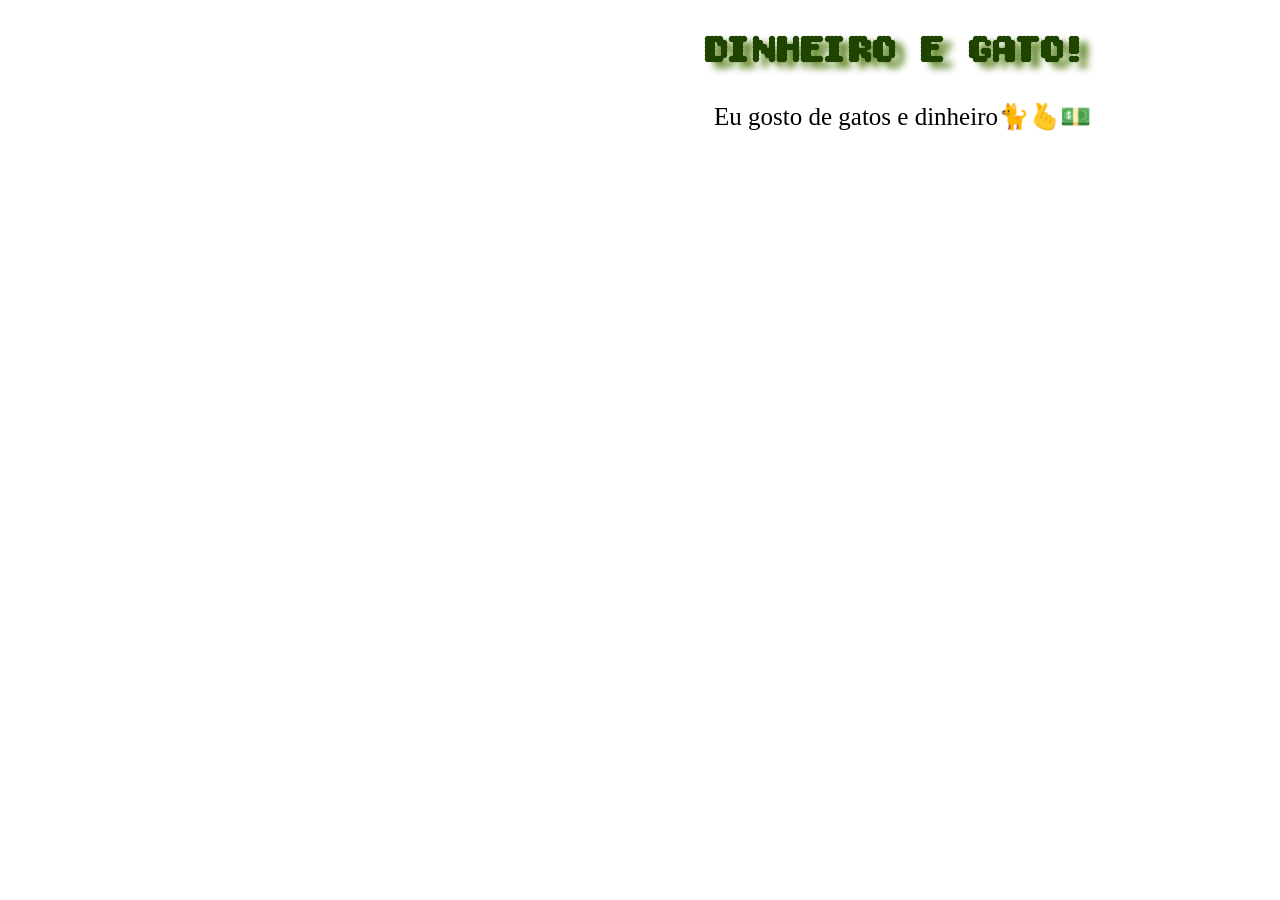
<file: atividade2.html>
<!DOCTYPE html>
<html lang="en">
<head>
    <meta charset="UTF-8">
    <meta name="viewport" content="width=device-width, initial-scale=1.0">
    <title>Document</title>
    
</head>
<style>
    @import url('https://fonts.googleapis.com/css2?family=Bitcount+Grid+Double:wght@100..900&display=swap');

    body{
    background-image: url("https://st2.depositphotos.com/5482604/9088/i/950/depositphotos_90888880-stock-photo-funny-cat-with-money.jpg");
    background-size: cover;
    background-position: center;
    background-repeat: no-repeat;
    background-attachment: fixed;
    margin: 0;
    height: 100px;
    }
    h1{
        color: rgb(31, 68, 0);
        text-shadow: 9px 6px 7px rgba(74, 116, 6, 0.801);
        font-family:"Bitcount Grid Double", system-ui;
        text-align: right;
        font-size: 40px;
        padding-right: 190px;
        
    }

    p{
        color: rgb(0, 0, 0);
        font-family: Georgia, 'Times New Roman', Times, serif;
        text-align: right;
        font-size: 20px;
        padding-right: 189px;
        font-size: 25px;
    
    }

    
</style>
<body>

    <h1>DINHEIRO E GATO!</h1>

    <p>Eu gosto de gatos e dinheiro🐈🫰💵</p>

</body>
</html>
</file>
<file: site/style.css>
@import url('https://fonts.googleapis.com/css2?family=Bitter:ital,wght@0,100..900;1,100..900&family=Instrument+Sans:ital,wght@0,400..700;1,400..700&display=swap');

* {
    box-sizing: border-box;
    margin: 0;
    padding: 0;
}

body {
    background-color: #fff;
    color: #1a1033;
    overflow-x: hidden;
}

nav {
    display: flex;
    align-items: center;
    justify-content: space-between;
    padding: 18px 48px;
    position: sticky;
    background-color: rgba(255, 255, 255, 0.92);
    top: 0;
    backdrop-filter: blur(12px);
    border-bottom: 2px solid rgba(108, 43, 255, 0.07);
}

.nav-logo {
    display: flex;
    align-items: center;
    gap: 6px;
}

.nav-links {
    display: flex;
    gap: 32px;
    list-style: none;
}

.nav-links a {
    text-decoration: none;
    font-weight: bold;
    text-transform: uppercase;
    color: #5a4b7a
}

.nav-links a:hover {
    color: #6c2bff;
}

.nav-actions {
    display: flex;
    align-items: center;
    gap: 14px;
}

.nav-cart {
    color: #5a4b7a;
    display: flex;
    align-items: center;
    gap: 4px;

}

.btn-entrar {
    background-color: #6c2bff;
    color: white;
    border: none;
    padding: 9px 20px;
    cursor: pointer;
    gap: 6px;
    transform: background .2s, transform .15s;
}

.btn-entrar:hover {
    background: #5519ee;
    transform: translateY(-1px);
}

.btn-entrar svg {
    width: 14px;
    height: 14px;
}

.hero {
    padding: 60px 48px;
    position: relative;
    display: flex;
    flex-direction: column;
    gap: 32px;
}

.hero-topo {
    display: flex;
    justify-content: space-between;
    align-items: flex-start;
    width: 100%;
    margin-bottom: 30px;
}

.hero-text {
    flex: 1;
    min-width: 400px;
}

.hero-title {
    font-family: "Bitter", serif;
    font-weight: bold;
    font-size: 102px;
    line-height: .85;
    letter-spacing: 5px;
    color: #6c2bff;
}

.hero-title .alegre {
    color: #e57ae0;
}

.hero-menu {
    width: 320px;
    display: flex;
    flex-direction: column;
    gap: 12px;
    margin-left: auto;
}

.hero-menu-item {
    display: flex;
    align-items: center;
    gap: 10px;
    font-weight: bold;
    background-color: #f5f3ff;
    border-radius: 40px;
    padding: 7px 16px;
    width: fit-content;
    cursor: pointer;
    transition: background .2s;
    font-size: 12px;
}

.hero-menu-item:hover {
    background-color: #ede8ff;
}

.hero-menu-item svg {
    width: 16px;
    height: 16px;
    flex-shrink: 0;
}

.hero-menu-item.active {
    color: #fff;
    text-transform: uppercase;
    font-weight: bold;
    background-color: #6c2bff;
}

.hero-banner {
    position: relative;
    border-radius: 28px;
    min-height: 300px;
    overflow: hidden;
}

.hero-banner img {
    width: 100%;
    height: 650px;
    object-fit: cover;
    display: block;
}

.hero-banner-content {
    position: absolute;
    top: 12%;
    left: 50%;
    text-align: center;
    width: 100%;
    transform: translateX(-50%);
}

.hero-banner-content p {
    color: white;
    margin-bottom: 25px;
    font-size: 20px;
    text-shadow: 0 4px 12px rgba(0, 0, 0, .35);
    line-height: 1.5;
}

.hero-banner-content p strong {
    color: #fff;
    font-weight: bold;
}

.btn-contato {
    display: inline-flex;
    align-items: center;
    gap: 14px;
    background-color: #24105c;
    color: white;
    border: none;
    border-radius: 50px;
    padding: 8px 28px 8px 8px;
    font-weight: bold;
    cursor: pointer;
    transition: all .3s ease;
}

.btn-contato::before {
    content: "➝";
    width: 42px;
    height: 42px;
    background-color: #d7a8ff;
    border-radius: 50%;
    display: flex;
    align-items: center;
    justify-content: center;
    transition: transform .4s ease;
}

.btn-contato:hover::before {
    transform: translateX(10px);
}

.btn-contato:hover {
    transform: translateY(-2px);
}

.cardapio {
    padding: 80px 48px 60px;
}

.cardapio-title {
    font-family: system-ui, -apple-system, BlinkMacSystemFont, 'Segoe UI', Roboto, Oxygen, Ubuntu, Cantarell, 'Open Sans', 'Helvetica Neue', sans-serif;
    font-weight: bold;
    font-size: 46px;
    text-align: center;
    margin-bottom: 48px;
    letter-spacing: -1px;
    color: #5a4b7a;

}

.carousel-wrapper {
    position: relative;
}

.carousel-track-outer {
    overflow: hidden;
    border-radius: 18px;

}

.carousel-track {
    display: flex;
    gap: 20px;
}

.card {
    flex: 0 0 calc(33.333% - 14px);
    border-radius: 18px;
    overflow: hidden;
    position: relative;
    min-height: 360px;
    display: flex;
    flex-direction: column;
    justify-content: flex-end;
    transition: transform .25s;
    background-color: #5d5972d0;
}

.card:hover {
    transform: translateY(-4px);
}

.card-img-placeholder {
    position: absolute;
    background: linear-gradient(160deg, #ddd5ff 0%, #f8d7fa 100%);
    display: flex;
    align-items: center;
    justify-content: center;
    text-transform: uppercase;
    color: #33163ffd;
    inset: 0;
}

.card .featured .card-img-placeholder {
    background: linear-gradient(160deg, #a78bfa 0%, #e879f9 100%);
}

.card-info {
    position: relative;
    background: linear-gradient(to top rgba(20, 10, 40, 0.82) 0% transparent 100%);
    padding: 20px 18px 18px;
    color: #fff;
}

.card-info h3 {
    font-family: sans-serif;
    margin-bottom: 6px;
}

.card-info p {
    color: #ffffff;
    line-height: 1.5;
    margin-bottom: 12px;
}

.card-tag {
    display: inline-flex;
    align-items: center;
    gap: 6px;
    color: white;
}

.card-tag::before {
    content: "💗";
    color: rgba(248, 32, 68, 0.838);
}

.carousel-controls {
    display: flex;
    align-items: center;
    justify-content: space-between;
    margin-top: 28px;
}

.carousel-btn {
    width: 38px;
    height: 38px;
    border-radius: 50%;
    border: none;
    background-color: #45307c;
    color: #ffffff;
   cursor: pointer;
    display: flex;
    align-items: center;
    justify-content: center;
    transition: background .2s, transform .15s;
    font-size: 20px;

}

.carousel-btn:hover {
    background-color: #24105c;
    transform: scale(1.08);
}

.carousel-dots {
    display: flex;
    gap: 8px;
    align-items: center;
}

footer{
    background-color: #f6f4ff;
    padding: 24px;
    display: flex;
    align-items: center;
    justify-content: space-between;
    border-top: 1px solid  rgb(60, 4, 49);
}
.footer-copy{
    color: #1a1033;
    letter-spacing: 5px;
}
.footer-socials{
    display: flex;
    gap: 14px;
}
.footer-socials a{
    width: 30px;
    height: 30px;
    background-color: #e5bdfc;
    display: flex;
    justify-content: center;
    align-items: center;
    color: #b399f5;
    text-decoration: none;
    

}
</file>
